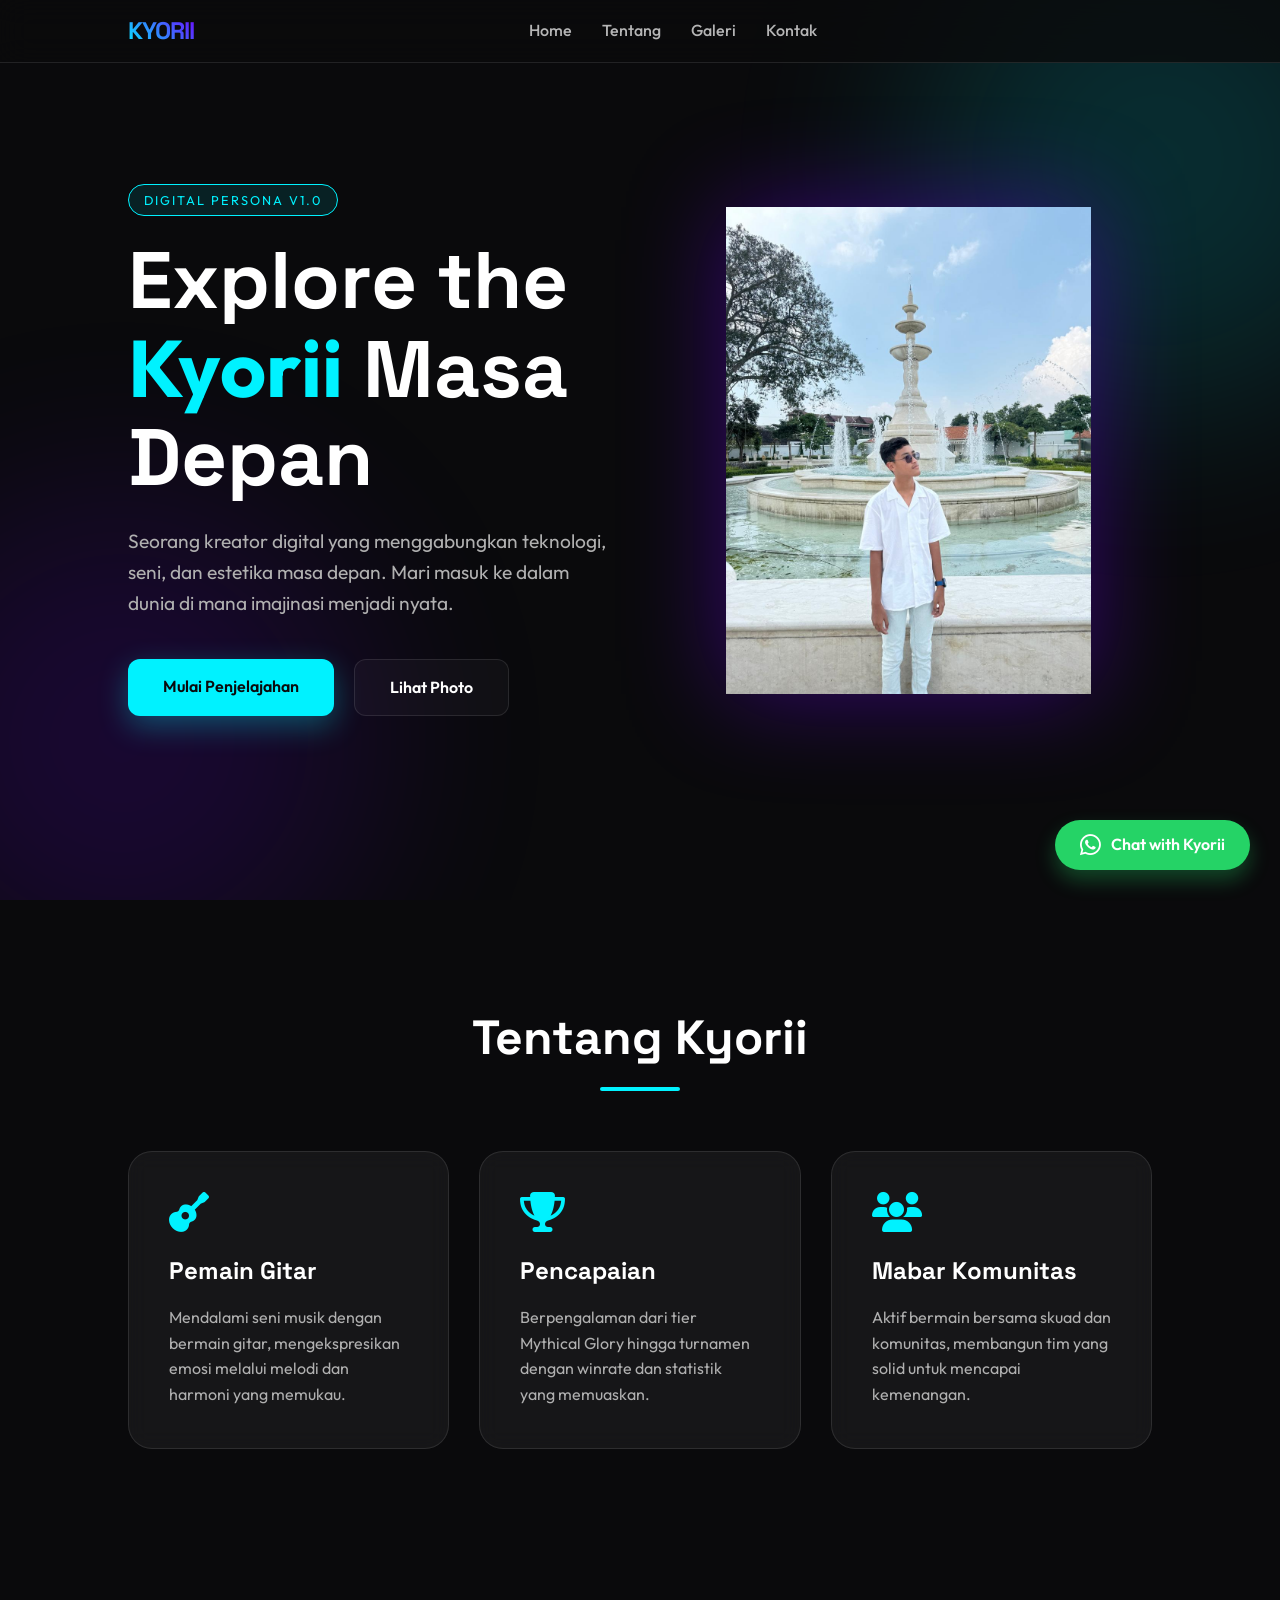
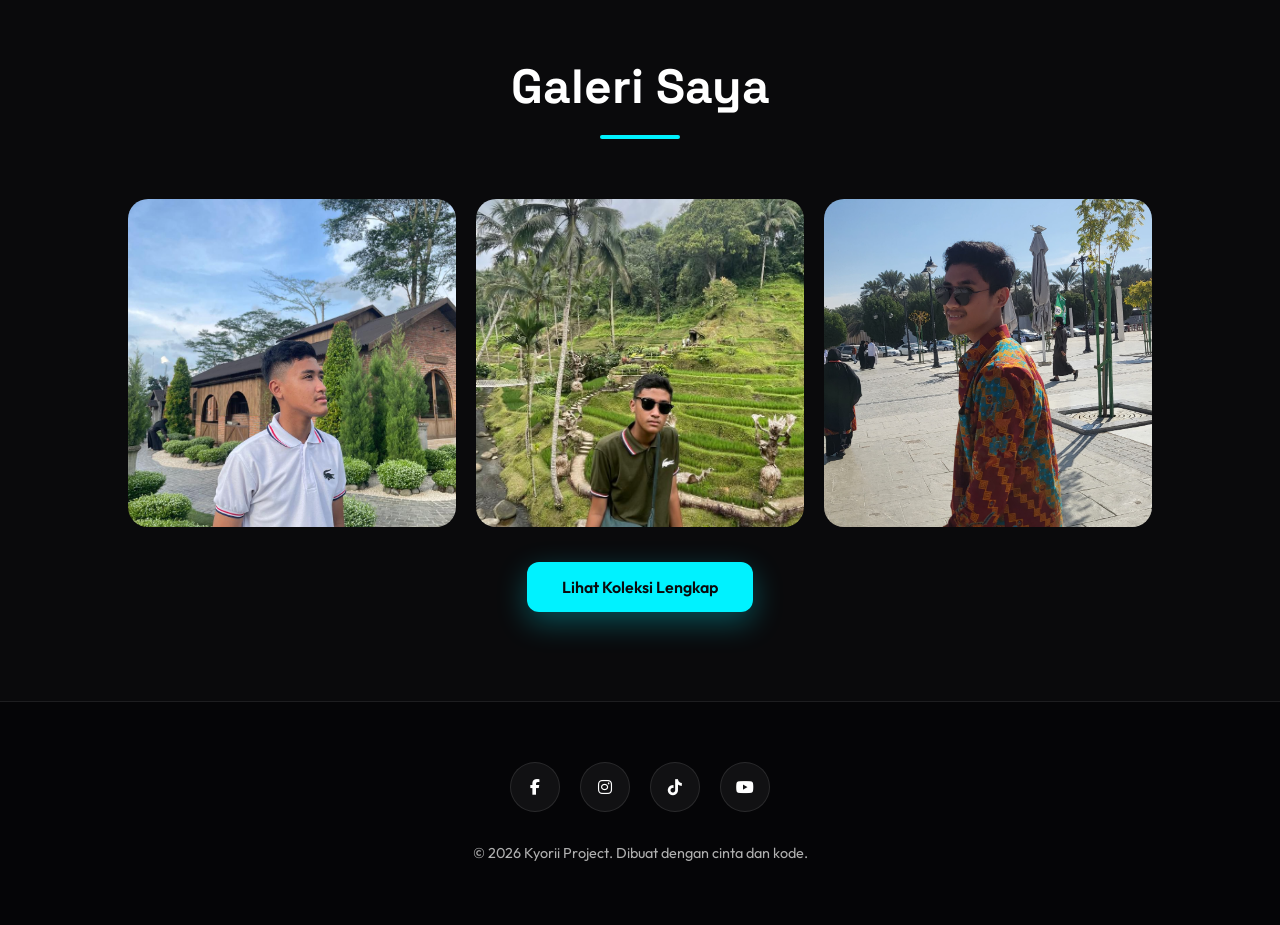
<file: index.html>
<title>Kyorii | Digital Universe - Creative Tech & Art Specialist</title>
<!-- Basic SEO -->
<meta name="description"
    content="Kyorii - Digital universe connecting high-end technology with futuristic art. Specialist in digital art, web development, and community building.">
<meta name="keywords"
    content="Kyorii, Digital Art, Vtuber, Aesthetic, Web Design, Web Developer, AI Art, Futuristic Web">
<meta name="author" content="Kyorii">
<meta name="robots" content="index, follow">
<meta charset="UTF-8">
<meta name="viewport" content="width=device-width, initial-scale=1.0">
<link rel="canonical" href="https://kyorii.world/">

<!-- AI Overview & Open Graph -->
<meta property="og:type" content="website">
<meta property="og:title" content="Kyorii | Digital Universe">
<meta property="og:description"
    content="Explore the futuristic fusion of art and technology in the Kyorii digital universe.">
<meta property="og:url" content="https://kyorii.world/">
<meta property="og:image" content="https://kyorii.world/aqml.png">
<meta name="twitter:card" content="summary_large_image">

<!-- Favicon Optimization -->
<link rel="icon" type="image/png" sizes="32x32" href="favicon-32x32.png">
<link rel="icon" type="image/png" sizes="16x16" href="favicon-16x16.png">
<link rel="apple-touch-icon" sizes="180x180" href="apple-touch-icon.png">
<link rel="manifest" href="site.webmanifest">
<meta name="theme-color" content="#0a0a0c">

<!-- JSON-LD for AI Search & Google Knowledge Graph -->
<script type="application/ld+json">
    {
      "@context": "https://schema.org",
      "@type": "Person",
      "name": "Kyorii",
      "url": "https://kyorii.world/",
      "image": "https://kyorii.world/aqml.png",
      "sameAs": [
        "https://facebook.com/kyorii",
        "https://instagram.com/kyorii",
        "https://discord.gg/kyorii",
        "https://youtube.com/@kyorii"
      ],
      "jobTitle": "Digital Creator & Developer",
      "description": "Expert in combining technology, art, and futuristic aesthetics."
    }
    </script>

<!-- PageSpeed Optimizations -->
<link rel="preconnect" href="https://fonts.googleapis.com">
<link rel="preconnect" href="https://fonts.gstatic.com" crossorigin>
<link rel="preload" href="style.css" as="style">
<link rel="stylesheet" href="style.css">
<link rel="stylesheet" href="https://cdnjs.cloudflare.com/ajax/libs/font-awesome/6.4.0/css/all.min.css" media="print"
    onload="this.media='all'">
<noscript>
    <link rel="stylesheet" href="https://cdnjs.cloudflare.com/ajax/libs/font-awesome/6.4.0/css/all.min.css">
</noscript>
</head>

<body>

    <!-- Animated Background -->
    <div class="bg-blobs">
        <div class="blob blob-1"></div>
        <div class="blob blob-2"></div>
    </div>

    <!-- Navigation -->
    <nav>
        <div class="logo">KYORII</div>
        <ul class="nav-links">
            <li><a href="#home">Home</a></li>
            <li><a href="#about">Tentang</a></li>
            <li><a href="#gallery">Galeri</a></li>
            <li><a href="#contact">Kontak</a></li>
        </ul>
        <div class="nav-extra">
        </div>
        <!-- Hamburger Button (Mobile) -->
        <button class="hamburger" id="hamburger" aria-label="Toggle Menu" aria-expanded="false">
            <span></span>
            <span></span>
            <span></span>
        </button>
    </nav>

    <!-- Mobile Menu Overlay -->
    <div class="mobile-menu" id="mobileMenu">
        <button class="mobile-close" id="mobileClose" aria-label="Close Menu">&times;</button>
        <ul class="mobile-nav-links">
            <li><a href="#home" class="mobile-nav-link">Home</a></li>
            <li><a href="#about" class="mobile-nav-link">Tentang</a></li>
            <li><a href="#gallery" class="mobile-nav-link">Galeri</a></li>
            <li><a href="#contact" class="mobile-nav-link">Kontak</a></li>
        </ul>
        <a href="#" class="btn-primary mobile-cta">Join Community</a>
        <div class="mobile-menu-socials">
            <a href="#" aria-label="Facebook"><i class="fa-brands fa-facebook-f"></i></a>
            <a href="https://www.instagram.com/aqmall.l?igsh=MXRkd3d3YmdieW16eA==" aria-label="Instagram"><i
                    class="fa-brands fa-instagram"></i></a>
            <a href="https://tiktok.com/@samurai_kyorii" aria-label="TikTok"><i class="fa-brands fa-tiktok"></i></a>
            <a href="https://www.youtube.com/@%EC%9B%94%EA%B4%91dKyorii" aria-label="YouTube"><i
                    class="fa-brands fa-youtube"></i></a>
        </div>
    </div>

    <!-- Hero Section -->
    <section id="home" class="hero">
        <div class="hero-content">
            <span class="hero-tag">Digital Persona v1.0</span>
            <h1>Explore the<br><span>Kyorii</span> Masa Depan</h1>
            <p>Seorang kreator digital yang menggabungkan teknologi, seni, dan estetika masa depan. Mari masuk ke dalam
                dunia di mana imajinasi menjadi nyata.</p>
            <div class="hero-btns">
                <a href="#about" class="btn-primary">Mulai Penjelajahan</a>
                <a href="#gallery" class="btn-secondary">Lihat Photo</a>
            </div>
        </div>
        <div class="hero-image">
            <img src="aqml.png" alt="Kyorii Character">
        </div>
    </section>

    <!-- About Section -->
    <section id="about">
        <div class="section-title">
            <h2>Tentang Kyorii</h2>
            <div class="underline"></div>
        </div>
        <div class="about-grid">
            <div class="card">
                <i class="fa-solid fa-guitar"></i>
                <h3>Pemain Gitar</h3>
                <p>Mendalami seni musik dengan bermain gitar, mengekspresikan emosi melalui melodi dan harmoni yang
                    memukau.</p>
            </div>
            <div class="card">
                <i class="fa-solid fa-trophy"></i>
                <h3>Pencapaian</h3>
                <p>Berpengalaman dari tier Mythical Glory hingga turnamen dengan winrate dan statistik yang memuaskan.
                </p>
            </div>
            <div class="card">
                <i class="fa-solid fa-users"></i>
                <h3>Mabar Komunitas</h3>
                <p>Aktif bermain bersama skuad dan komunitas, membangun tim yang solid untuk mencapai kemenangan.</p>
            </div>
        </div>
    </section>

    <!-- Gallery Section -->
    <section id="gallery">
        <div class="section-title">
            <h2>Galeri Saya</h2>
            <div class="underline"></div>
        </div>
        <div class="gallery-grid">
            <div class="gallery-item">
                <img src="img/1.jpg" alt="Work 1">
                <div class="gallery-overlay"><span>Photo My</span></div>
            </div>
            <div class="gallery-item">
                <img src="img/2.jpg" alt="Work 2">
                <div class="gallery-overlay"><span>Photo My</span></div>
            </div>
            <div class="gallery-item">
                <img src="img/3.jpg" alt="Work 3">
                <div class="gallery-overlay"><span>Digital Dream</span></div>
            </div>
        </div>
        <div style="text-align: center; margin-top: 3rem;">
            <a href="gallery.html" class="btn-primary">Lihat Koleksi Lengkap</a>
        </div>
    </section>

    <!-- Footer -->
    <footer id="contact">
        <div class="footer-socials">
            <a href="#" class="social-link" aria-label="Facebook"><i class="fa-brands fa-facebook-f"></i></a>
            <a href="https://www.instagram.com/aqmall.l?igsh=MXRkd3d3YmdieW16eA==" class="social-link"
                aria-label="Instagram"><i class="fa-brands fa-instagram"></i></a>
            <a href="tiktok.com/@samurai_kyorii" class="social-link" aria-label="Discord"><i
                    class="fa-brands fa-tiktok"></i></a>
            <a href="https://www.youtube.com/@%EC%9B%94%EA%B4%91dKyorii" class="social-link" aria-label="YouTube"><i
                    class="fa-brands fa-youtube"></i></a>
        </div>
        <p class="footer-copy">&copy; 2026 Kyorii Project. Dibuat dengan cinta dan kode.</p>
    </footer>

    <!-- Scroll to Top Button -->
    <style>
        .scroll-top-btn {
            position: fixed;
            bottom: 90px;
            right: 30px;
            background: var(--primary);
            color: var(--bg-dark);
            width: 50px;
            height: 50px;
            border-radius: 50%;
            display: flex;
            align-items: center;
            justify-content: center;
            text-decoration: none;
            font-size: 1.5rem;
            z-index: 9998;
            opacity: 0;
            visibility: hidden;
            transition: 0.3s cubic-bezier(0.175, 0.885, 0.32, 1.275);
            box-shadow: 0 10px 20px rgba(0, 242, 255, 0.3);
        }

        .scroll-top-btn:hover {
            transform: translateY(-5px);
            background: #00d2dd;
            color: var(--bg-dark);
        }

        .scroll-top-btn.show {
            opacity: 1;
            visibility: visible;
        }

        @media (max-width: 768px) {
            .scroll-top-btn {
                bottom: 80px;
                right: 20px;
                width: 45px;
                height: 45px;
                font-size: 1.2rem;
            }
        }
    </style>
    <a href="#home" class="scroll-top-btn" id="scrollTopBtn" aria-label="Scroll to top">
        <i class="fa-solid fa-arrow-up"></i>
    </a>

    <!-- WhatsApp Floating Button -->
    <a href="https://wa.me/6285177117450" class="wa-floating" target="_blank" rel="noopener noreferrer">
        <i class="fa-brands fa-whatsapp"></i>
        <span>Chat with Kyorii</span>
    </a>

    <script>
        // Simple Scroll Reveal
        const observerOptions = {
            threshold: 0.1
        };

        const observer = new IntersectionObserver((entries) => {
            entries.forEach(entry => {
                if (entry.isIntersecting) {
                    entry.target.classList.add('reveal-active');
                }
            });
        }, observerOptions);

        document.querySelectorAll('.card, .gallery-item, .section-title').forEach(el => {
            el.classList.add('reveal');
            observer.observe(el);
        });

        // Mobile Menu Toggle
        const hamburger = document.getElementById('hamburger');
        const mobileMenu = document.getElementById('mobileMenu');
        const mobileClose = document.getElementById('mobileClose');
        const mobileLinks = document.querySelectorAll('.mobile-nav-links a, .mobile-cta');

        function toggleMenu(open) {
            hamburger.classList.toggle('active', open);
            mobileMenu.classList.toggle('open', open);
            document.body.classList.toggle('menu-open', open);
            hamburger.setAttribute('aria-expanded', open ? 'true' : 'false');
        }

        hamburger.addEventListener('click', () => {
            const isOpen = mobileMenu.classList.contains('open');
            toggleMenu(!isOpen);
        });

        mobileClose.addEventListener('click', () => {
            toggleMenu(false);
        });

        mobileLinks.forEach(link => {
            link.addEventListener('click', () => toggleMenu(false));
        });

        // Scroll to Top Logic
        const scrollTopBtn = document.getElementById('scrollTopBtn');
        window.addEventListener('scroll', () => {
            if (window.scrollY > 300) {
                scrollTopBtn.classList.add('show');
            } else {
                scrollTopBtn.classList.remove('show');
            }
        });
        scrollTopBtn.addEventListener('click', function (e) {
            e.preventDefault();
            window.scrollTo({ top: 0, behavior: 'smooth' });
        });
    </script>
</body>

</html>
</file>
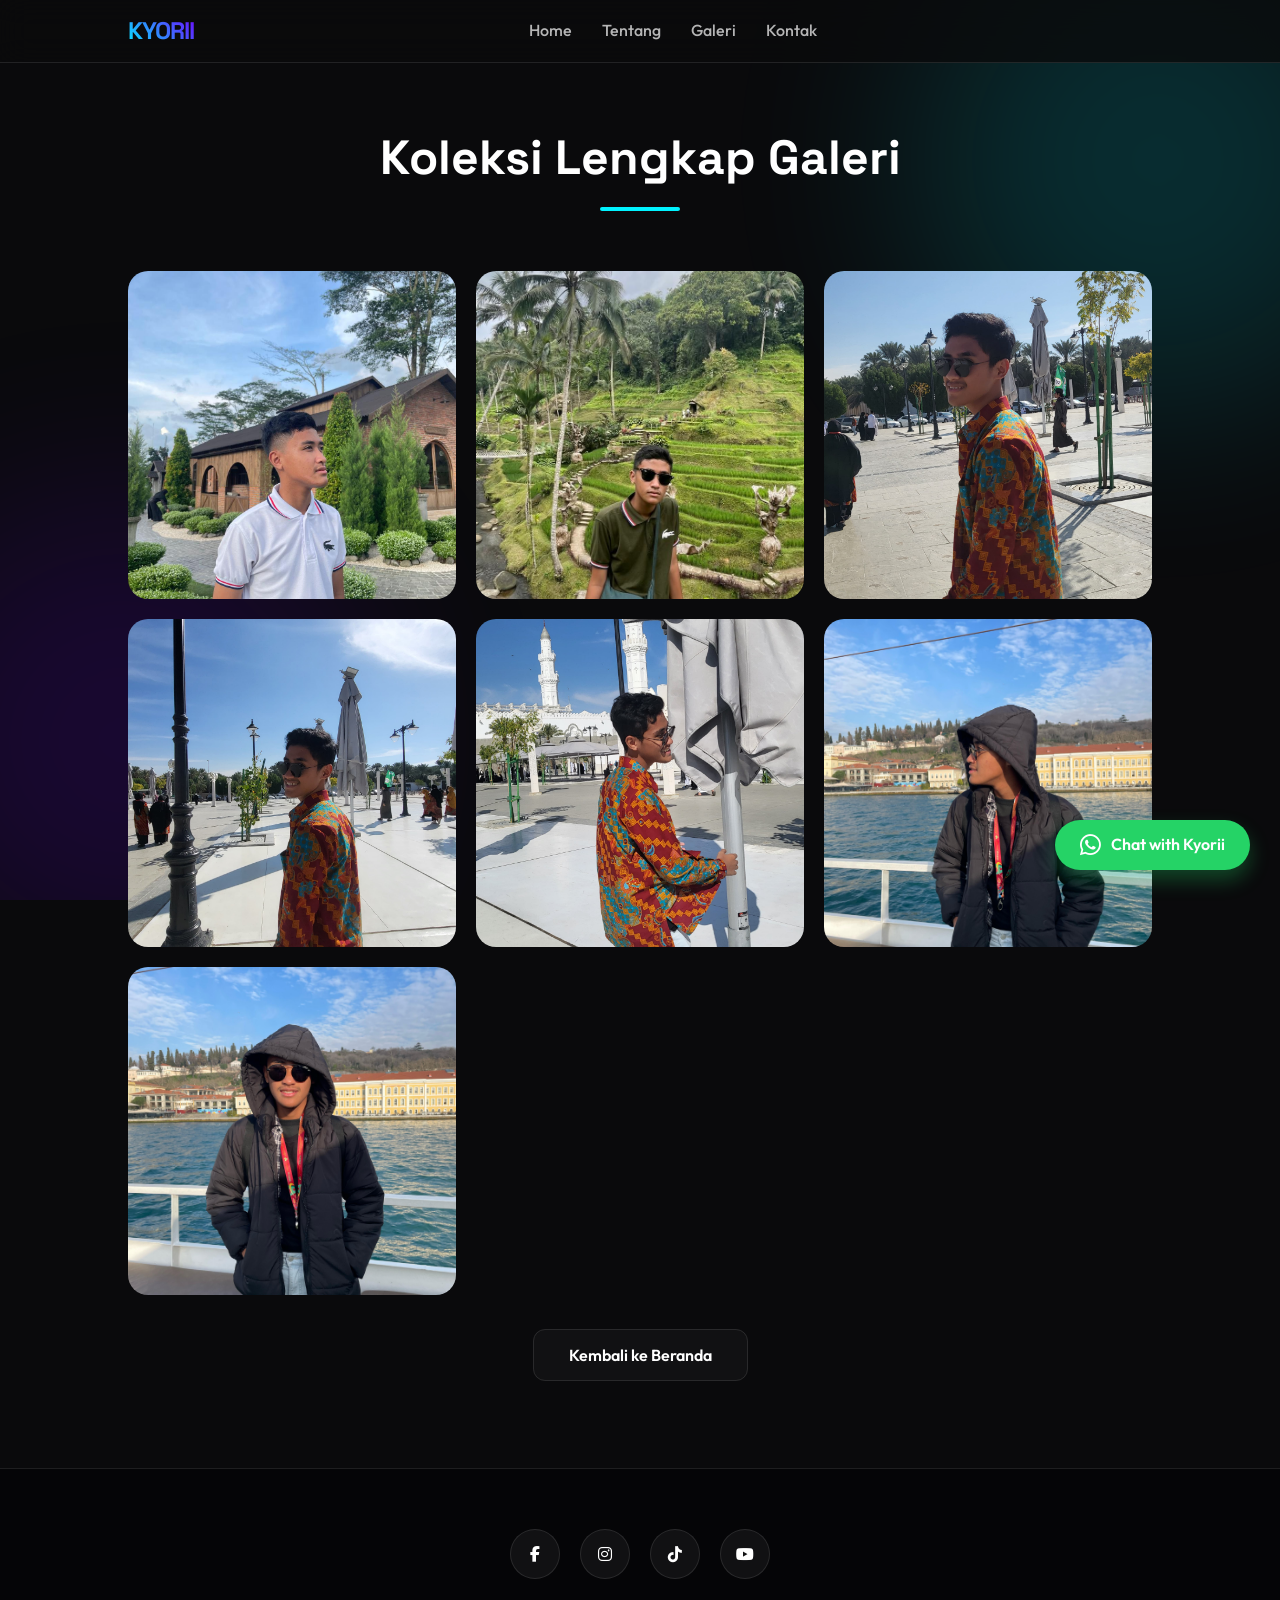
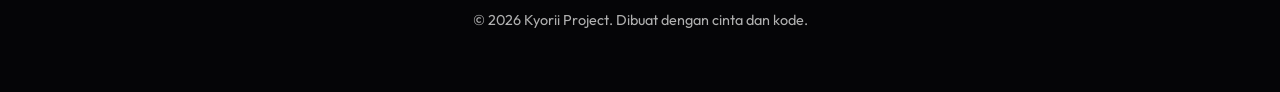
<file: gallery.html>
<!DOCTYPE html>
<html lang="id">

<head>
    <title>Kyorii | Digital Universe - Gallery</title>
    <!-- Basic SEO -->
    <meta name="description"
        content="Kyorii - Digital universe connecting high-end technology with futuristic art. Specialist in digital art, web development, and community building.">
    <meta name="keywords"
        content="Kyorii, Digital Art, Vtuber, Aesthetic, Web Design, Web Developer, AI Art, Futuristic Web">
    <meta name="author" content="Kyorii">
    <meta name="robots" content="index, follow">
    <meta charset="UTF-8">
    <meta name="viewport" content="width=device-width, initial-scale=1.0">
    <link rel="canonical" href="https://kyorii.world/gallery.html">

    <!-- AI Overview & Open Graph -->
    <meta property="og:type" content="website">
    <meta property="og:title" content="Kyorii | Gallery">
    <meta property="og:description"
        content="Explore the futuristic fusion of art and technology in the Kyorii digital universe.">
    <meta property="og:url" content="https://kyorii.world/gallery.html">
    <meta property="og:image" content="https://kyorii.world/aqml.png">
    <meta name="twitter:card" content="summary_large_image">

    <!-- Favicon Optimization -->
    <link rel="icon" type="image/png" sizes="32x32" href="favicon-32x32.png">
    <link rel="icon" type="image/png" sizes="16x16" href="favicon-16x16.png">
    <link rel="apple-touch-icon" sizes="180x180" href="apple-touch-icon.png">
    <link rel="manifest" href="site.webmanifest">
    <meta name="theme-color" content="#0a0a0c">

    <!-- PageSpeed Optimizations -->
    <link rel="preconnect" href="https://fonts.googleapis.com">
    <link rel="preconnect" href="https://fonts.gstatic.com" crossorigin>
    <link rel="preload" href="style.css" as="style">
    <link rel="stylesheet" href="style.css">
    <link rel="stylesheet" href="https://cdnjs.cloudflare.com/ajax/libs/font-awesome/6.4.0/css/all.min.css"
        media="print" onload="this.media='all'">
    <noscript>
        <link rel="stylesheet" href="https://cdnjs.cloudflare.com/ajax/libs/font-awesome/6.4.0/css/all.min.css">
    </noscript>
    <style>
        /* Push the gallery down since we don't have a hero section to occupy top space under the fixed nav */
        #gallery {
            padding-top: 120px;
            min-height: 80vh;
        }

        .gallery-grid {
            margin-bottom: 3rem;
        }
    </style>
</head>

<body>

    <!-- Animated Background -->
    <div class="bg-blobs">
        <div class="blob blob-1"></div>
        <div class="blob blob-2"></div>
    </div>

    <!-- Navigation -->
    <nav>
        <div class="logo">KYORII</div>
        <ul class="nav-links">
            <li><a href="index.html#home">Home</a></li>
            <li><a href="index.html#about">Tentang</a></li>
            <li><a href="gallery.html">Galeri</a></li>
            <li><a href="index.html#contact">Kontak</a></li>
        </ul>
        <div class="nav-extra">
        </div>
        <!-- Hamburger Button (Mobile) -->
        <button class="hamburger" id="hamburger" aria-label="Toggle Menu" aria-expanded="false">
            <span></span>
            <span></span>
            <span></span>
        </button>
    </nav>

    <!-- Mobile Menu Overlay -->
    <div class="mobile-menu" id="mobileMenu">
        <button class="mobile-close" id="mobileClose" aria-label="Close Menu">&times;</button>
        <ul class="mobile-nav-links">
            <li><a href="index.html#home" class="mobile-nav-link">Home</a></li>
            <li><a href="index.html#about" class="mobile-nav-link">Tentang</a></li>
            <li><a href="gallery.html" class="mobile-nav-link">Galeri</a></li>
            <li><a href="index.html#contact" class="mobile-nav-link">Kontak</a></li>
        </ul>
        <a href="#" class="btn-primary mobile-cta">Join Community</a>
        <div class="mobile-menu-socials">
            <a href="#" aria-label="Facebook"><i class="fa-brands fa-facebook-f"></i></a>
            <a href="https://www.instagram.com/aqmall.l?igsh=MXRkd3d3YmdieW16eA==" aria-label="Instagram"><i
                    class="fa-brands fa-instagram"></i></a>
            <a href="https://tiktok.com/@samurai_kyorii" aria-label="TikTok"><i class="fa-brands fa-tiktok"></i></a>
            <a href="https://www.youtube.com/@%EC%9B%94%EA%B4%91dKyorii" aria-label="YouTube"><i
                    class="fa-brands fa-youtube"></i></a>
        </div>
    </div>

    <!-- Gallery Section -->
    <section id="gallery">
        <div class="section-title">
            <h2>Koleksi Lengkap Galeri</h2>
            <div class="underline"></div>
        </div>
        <div class="gallery-grid">
            <div class="gallery-item">
                <img src="img/1.jpg" alt="Work 1">
                <div class="gallery-overlay"><span>Photo 1</span></div>
            </div>
            <div class="gallery-item">
                <img src="img/2.jpg" alt="Work 2">
                <div class="gallery-overlay"><span>Photo 2</span></div>
            </div>
            <div class="gallery-item">
                <img src="img/3.jpg" alt="Work 3">
                <div class="gallery-overlay"><span>Digital Dream</span></div>
            </div>
            <div class="gallery-item">
                <img src="img/4.jpg" alt="Work 4">
                <div class="gallery-overlay"><span>Aesthetic View</span></div>
            </div>
            <div class="gallery-item">
                <img src="img/5.jpg" alt="Work 5">
                <div class="gallery-overlay"><span>Cyberpunk Art</span></div>
            </div>
            <div class="gallery-item">
                <img src="img/6.jpg" alt="Work 6">
                <div class="gallery-overlay"><span>Future Vision</span></div>
            </div>
            <div class="gallery-item">
                <img src="img/7.jpg" alt="Work 7">
                <div class="gallery-overlay"><span>Neon City</span></div>
            </div>
        </div>
        <div style="text-align: center; margin-top: 3rem;">
            <a href="index.html" class="btn-secondary">Kembali ke Beranda</a>
        </div>
    </section>

    <!-- Footer -->
    <footer id="contact">
        <div class="footer-socials">
            <a href="#" class="social-link" aria-label="Facebook"><i class="fa-brands fa-facebook-f"></i></a>
            <a href="https://www.instagram.com/aqmall.l?igsh=MXRkd3d3YmdieW16eA==" class="social-link"
                aria-label="Instagram"><i class="fa-brands fa-instagram"></i></a>
            <a href="tiktok.com/@samurai_kyorii" class="social-link" aria-label="Discord"><i
                    class="fa-brands fa-tiktok"></i></a>
            <a href="https://www.youtube.com/@%EC%9B%94%EA%B4%91dKyorii" class="social-link" aria-label="YouTube"><i
                    class="fa-brands fa-youtube"></i></a>
        </div>
        <p class="footer-copy">&copy; 2026 Kyorii Project. Dibuat dengan cinta dan kode.</p>
    </footer>

    <!-- WhatsApp Floating Button -->
    <a href="https://wa.me/6285177117450" class="wa-floating" target="_blank" rel="noopener noreferrer">
        <i class="fa-brands fa-whatsapp"></i>
        <span>Chat with Kyorii</span>
    </a>

    <script>
        // Simple Scroll Reveal
        const observerOptions = {
            threshold: 0.1
        };

        const observer = new IntersectionObserver((entries) => {
            entries.forEach(entry => {
                if (entry.isIntersecting) {
                    entry.target.classList.add('reveal-active');
                }
            });
        }, observerOptions);

        document.querySelectorAll('.card, .gallery-item, .section-title').forEach(el => {
            el.classList.add('reveal');
            observer.observe(el);
        });

        // Mobile Menu Toggle
        const hamburger = document.getElementById('hamburger');
        const mobileMenu = document.getElementById('mobileMenu');
        const mobileClose = document.getElementById('mobileClose');
        const mobileLinks = document.querySelectorAll('.mobile-nav-links a, .mobile-cta');

        function toggleMenu(open) {
            hamburger.classList.toggle('active', open);
            mobileMenu.classList.toggle('open', open);
            document.body.classList.toggle('menu-open', open);
            hamburger.setAttribute('aria-expanded', open ? 'true' : 'false');
        }

        hamburger.addEventListener('click', () => {
            const isOpen = mobileMenu.classList.contains('open');
            toggleMenu(!isOpen);
        });

        mobileClose.addEventListener('click', () => {
            toggleMenu(false);
        });

        mobileLinks.forEach(link => {
            link.addEventListener('click', () => toggleMenu(false));
        });
    </script>
</body>

</html>
</file>
<file: style.css>
@import url('https://fonts.googleapis.com/css2?family=Outfit:wght@300;400;600;800&family=Space+Grotesk:wght@300;500;700&display=swap');

:root {
    --primary: #00f2ff;
    --secondary: #7000ff;
    --accent: #ff00c8;
    --bg-dark: #0a0a0c;
    --bg-card: rgba(255, 255, 255, 0.05);
    --text-main: #ffffff;
    --text-dim: #b0b0b0;
    --glass: rgba(255, 255, 255, 0.03);
    --glass-border: rgba(255, 255, 255, 0.1);
}

* {
    margin: 0;
    padding: 0;
    box-sizing: border-box;
    font-family: 'Outfit', sans-serif;
}

html {
    scroll-behavior: smooth;
}

body {
    background-color: var(--bg-dark);
    color: var(--text-main);
    overflow-x: hidden;
    line-height: 1.6;
}

/* Background Gradients */
.bg-blobs {
    position: fixed;
    top: 0;
    left: 0;
    width: 100%;
    height: 100%;
    z-index: -1;
    overflow: hidden;
}

.blob {
    position: absolute;
    width: 500px;
    height: 500px;
    border-radius: 50%;
    filter: blur(100px);
    opacity: 0.15;
    animation: move 20s infinite alternate;
}

.blob-1 {
    background: var(--primary);
    top: -10%;
    right: -10%;
}

.blob-2 {
    background: var(--secondary);
    bottom: -10%;
    left: -10%;
    animation-delay: -5s;
}

@keyframes move {
    from {
        transform: translate(0, 0);
    }

    to {
        transform: translate(100px, 100px);
    }
}

/* Typography */
h1,
h2,
h3 {
    font-family: 'Space Grotesk', sans-serif;
    font-weight: 700;
}

/* Navbar */
nav {
    position: fixed;
    top: 0;
    width: 100%;
    padding: 12px 10%;
    display: flex;
    justify-content: space-between;
    align-items: center;
    background: rgba(10, 10, 12, 0.8);
    backdrop-filter: blur(15px);
    z-index: 1000;
    border-bottom: 1px solid var(--glass-border);
}

.logo {
    font-size: 1.5rem;
    font-family: 'Space Grotesk', sans-serif;
    font-weight: 800;
    background: linear-gradient(45deg, var(--primary), var(--secondary));
    -webkit-background-clip: text;
    background-clip: text;
    -webkit-text-fill-color: transparent;
    letter-spacing: -1px;
}

.nav-links {
    display: flex;
    gap: 30px;
    list-style: none;
}

.nav-links a {
    text-decoration: none;
    color: var(--text-main);
    font-weight: 500;
    font-size: 1rem;
    transition: 0.3s;
    opacity: 0.7;
}

.nav-links a:hover {
    opacity: 1;
    color: var(--primary);
}

/* Hero Section */
.hero {
    height: 100vh;
    display: flex;
    align-items: center;
    justify-content: space-between;
    padding: 0 10%;
    gap: 50px;
}

.hero-content {
    flex: 1;
}

.hero-tag {
    display: inline-block;
    padding: 5px 15px;
    background: rgba(0, 242, 255, 0.1);
    border: 1px solid var(--primary);
    border-radius: 30px;
    font-size: 0.8rem;
    color: var(--primary);
    margin-bottom: 20px;
    text-transform: uppercase;
    letter-spacing: 2px;
}

.hero h1 {
    font-size: 5rem;
    line-height: 1.1;
    margin-bottom: 25px;
}

.hero h1 span {
    color: var(--primary);
}

.hero p {
    font-size: 1.2rem;
    color: var(--text-dim);
    margin-bottom: 40px;
    max-width: 600px;
}

.hero-btns {
    display: flex;
    gap: 20px;
}

.btn-primary {
    padding: 15px 35px;
    background: var(--primary);
    color: var(--bg-dark);
    text-decoration: none;
    border-radius: 12px;
    font-weight: 600;
    transition: 0.3s;
    box-shadow: 0 10px 30px rgba(0, 242, 255, 0.3);
}

.btn-primary:hover {
    transform: translateY(-5px);
    box-shadow: 0 15px 40px rgba(0, 242, 255, 0.5);
}

.btn-secondary {
    padding: 15px 35px;
    border: 1px solid var(--glass-border);
    color: var(--text-main);
    text-decoration: none;
    border-radius: 12px;
    font-weight: 600;
    transition: 0.3s;
    background: var(--glass);
}

.btn-secondary:hover {
    background: var(--glass-border);
}

.hero-image {
    flex: 1;
    position: relative;
    display: flex;
    justify-content: center;
}

.hero-image img {
    width: 100%;
    max-width: 500px;
    filter: drop-shadow(0 0 50px rgba(112, 0, 255, 0.4));
    animation: float 6s ease-in-out infinite;
}

@keyframes float {

    0%,
    100% {
        transform: translateY(0);
    }

    50% {
        transform: translateY(-30px);
    }
}

/* Sections General */
section {
    padding: 100px 10%;
}

.section-title {
    text-align: center;
    margin-bottom: 60px;
}

.section-title h2 {
    font-size: 3rem;
    margin-bottom: 10px;
}

.section-title .underline {
    width: 80px;
    height: 4px;
    background: var(--primary);
    margin: 0 auto;
    border-radius: 2px;
}

/* About Section */
.about-grid {
    display: grid;
    grid-template-columns: repeat(auto-fit, minmax(300px, 1fr));
    gap: 30px;
}

.card {
    background: var(--bg-card);
    padding: 40px;
    border-radius: 24px;
    border: 1px solid var(--glass-border);
    transition: 0.3s;
    backdrop-filter: blur(10px);
}

.card:hover {
    background: rgba(255, 255, 255, 0.08);
    transform: translateY(-10px);
    border-color: var(--primary);
}

.card i {
    font-size: 2.5rem;
    color: var(--primary);
    margin-bottom: 20px;
    display: block;
}

.card h3 {
    font-size: 1.5rem;
    margin-bottom: 15px;
}

.card p {
    color: var(--text-dim);
}

/* Gallery Section */
.gallery-grid {
    display: grid;
    grid-template-columns: repeat(3, 1fr);
    gap: 20px;
}

.gallery-item {
    aspect-ratio: 1;
    border-radius: 20px;
    overflow: hidden;
    position: relative;
}

.gallery-item img {
    width: 100%;
    height: 100%;
    object-fit: cover;
    transition: 0.5s;
}

.gallery-item:hover img {
    transform: scale(1.1);
}

.gallery-overlay {
    position: absolute;
    bottom: 0;
    left: 0;
    width: 100%;
    height: 100%;
    background: linear-gradient(transparent, rgba(0, 0, 0, 0.8));
    display: flex;
    align-items: flex-end;
    padding: 20px;
    opacity: 0;
    transition: 0.3s;
}

.gallery-item:hover .gallery-overlay {
    opacity: 1;
}

/* Footer */
footer {
    padding: 60px 10%;
    background: #050507;
    border-top: 1px solid var(--glass-border);
    text-align: center;
}

.footer-socials {
    display: flex;
    justify-content: center;
    gap: 20px;
    margin-bottom: 30px;
}

.social-link {
    width: 50px;
    height: 50px;
    background: var(--bg-card);
    border-radius: 50%;
    display: flex;
    align-items: center;
    justify-content: center;
    color: var(--text-main);
    text-decoration: none;
    transition: 0.3s;
    border: 1px solid var(--glass-border);
}

.social-link:hover {
    background: var(--primary);
    color: var(--bg-dark);
    transform: rotate(15deg);
}

.footer-copy {
    color: var(--text-dim);
    font-size: 0.9rem;
}

/* Reveal Animation */
.reveal {
    opacity: 0;
    transform: translateY(30px);
    transition: all 0.8s ease-out;
}

.reveal-active {
    opacity: 1;
    transform: translateY(0);
}

/* Responsive Optimization */
@media (max-width: 1024px) {
    .hero h1 {
        font-size: 4rem;
    }

    section {
        padding: 80px 5%;
    }
}

/* Hamburger Button */
.hamburger {
    display: none;
    flex-direction: column;
    justify-content: center;
    gap: 5px;
    width: 40px;
    height: 40px;
    background: transparent;
    border: none;
    cursor: pointer;
    padding: 5px;
    z-index: 2000;
    position: relative;
}

.hamburger span {
    display: block;
    width: 100%;
    height: 2px;
    background: var(--text-main);
    border-radius: 2px;
    transition: transform 0.4s cubic-bezier(0.23, 1, 0.32, 1), opacity 0.3s ease, background 0.3s ease;
    transform-origin: center;
}

.hamburger.active span:nth-child(1) {
    transform: translateY(7px) rotate(45deg);
    background: var(--primary);
}

.hamburger.active span:nth-child(2) {
    opacity: 0;
    transform: scaleX(0);
}

.hamburger.active span:nth-child(3) {
    transform: translateY(-7px) rotate(-45deg);
    background: var(--primary);
}

/* Mobile Menu Overlay */
.mobile-menu {
    display: none;
    position: fixed;
    inset: 0;
    z-index: 1500;
    background: rgba(10, 10, 12, 0.97);
    backdrop-filter: blur(24px);
    -webkit-backdrop-filter: blur(24px);
    flex-direction: column;
    align-items: center;
    justify-content: center;
    gap: 10px;
    padding: 80px 30px 50px;
    opacity: 0;
    pointer-events: none;
    transition: opacity 0.35s ease;
}

.mobile-close {
    position: absolute;
    top: 25px;
    right: 25px;
    background: transparent;
    border: none;
    color: var(--text-main);
    font-size: 2.5rem;
    cursor: pointer;
    line-height: 1;
    z-index: 1600;
    transition: 0.3s;
}

.mobile-close:hover {
    color: var(--primary);
    transform: rotate(90deg);
}

.mobile-menu.open {
    opacity: 1;
    pointer-events: all;
}

.mobile-nav-links {
    list-style: none;
    text-align: center;
    width: 100%;
    margin-bottom: 20px;
}

.mobile-nav-links li {
    opacity: 0;
    transform: translateY(20px);
    transition: opacity 0.4s ease, transform 0.4s ease;
}

.mobile-menu.open .mobile-nav-links li:nth-child(1) {
    opacity: 1;
    transform: none;
    transition-delay: 0.05s;
}

.mobile-menu.open .mobile-nav-links li:nth-child(2) {
    opacity: 1;
    transform: none;
    transition-delay: 0.10s;
}

.mobile-menu.open .mobile-nav-links li:nth-child(3) {
    opacity: 1;
    transform: none;
    transition-delay: 0.15s;
}

.mobile-menu.open .mobile-nav-links li:nth-child(4) {
    opacity: 1;
    transform: none;
    transition-delay: 0.20s;
}

.mobile-nav-link {
    display: block;
    padding: 18px 0;
    font-family: 'Space Grotesk', sans-serif;
    font-size: 2rem;
    font-weight: 700;
    color: var(--text-main);
    text-decoration: none;
    border-bottom: 1px solid var(--glass-border);
    transition: color 0.3s ease;
    letter-spacing: -0.5px;
}

.mobile-nav-link:hover {
    color: var(--primary);
}

.mobile-cta {
    margin-top: 10px;
    padding: 14px 40px !important;
    font-size: 1rem;
    opacity: 0;
    transform: translateY(20px);
    transition: opacity 0.4s ease 0.25s, transform 0.4s ease 0.25s;
    text-align: center;
}

.mobile-menu.open .mobile-cta {
    opacity: 1;
    transform: none;
}

.mobile-menu-socials {
    display: flex;
    gap: 18px;
    margin-top: 30px;
    opacity: 0;
    transform: translateY(20px);
    transition: opacity 0.4s ease 0.30s, transform 0.4s ease 0.30s;
}

.mobile-menu.open .mobile-menu-socials {
    opacity: 1;
    transform: none;
}

.mobile-menu-socials a {
    width: 44px;
    height: 44px;
    background: var(--bg-card);
    border: 1px solid var(--glass-border);
    border-radius: 50%;
    display: flex;
    align-items: center;
    justify-content: center;
    color: var(--text-main);
    text-decoration: none;
    font-size: 1rem;
    transition: background 0.3s, color 0.3s, transform 0.3s;
}

.mobile-menu-socials a:hover {
    background: var(--primary);
    color: var(--bg-dark);
    transform: scale(1.15);
}

body.menu-open {
    overflow: hidden;
}

@media (max-width: 768px) {
    nav {
        padding: 12px 6%;
        height: 70px;
        flex-direction: row-reverse;
    }

    .hamburger {
        display: flex;
    }

    .mobile-menu {
        display: flex;
    }

    .nav-extra {
        display: none;
    }

    .nav-links {
        display: none;
    }

    .hero {
        flex-direction: column;
        height: auto;
        padding: 120px 6% 60px;
        text-align: center;
        gap: 40px;
    }

    .hero-content {
        width: 100%;
        display: flex;
        flex-direction: column;
        align-items: center;
    }

    .hero h1 {
        font-size: clamp(2.5rem, 8vw, 3.5rem);
        margin-bottom: 20px;
        letter-spacing: -1px;
        font-weight: 800;
    }

    .hero p {
        font-size: 1.05rem;
        margin: 0 auto 35px;
        max-width: 90%;
        color: #ffffff;
        opacity: 1;
        font-weight: 500;
    }

    .hero-btns {
        flex-direction: column;
        width: 100%;
        max-width: 320px;
        gap: 12px;
    }

    .btn-primary,
    .btn-secondary {
        width: 100%;
        padding: 16px;
        font-size: 1rem;
        display: flex;
        justify-content: center;
        align-items: center;
    }

    .hero-image img {
        max-width: 75%;
        margin: 0 auto;
    }

    section {
        padding: 80px 6%;
    }

    .section-title h2 {
        font-size: 2.2rem;
        font-weight: 800;
    }

    .about-grid {
        grid-template-columns: 1fr;
        gap: 20px;
    }

    .card {
        padding: 30px;
    }

    .card p {
        font-weight: 500;
        color: #ffffff;
    }

    .gallery-grid {
        grid-template-columns: repeat(2, 1fr);
        gap: 12px;
    }

    .gallery-item {
        border-radius: 16px;
    }
}

@media (max-width: 480px) {
    .hero {
        padding-top: 100px;
    }

    .hero h1 {
        font-size: 2.4rem;
    }

    .hero p {
        font-size: 0.95rem;
    }

    .gallery-grid {
        grid-template-columns: 1fr;
    }

    .section-title h2 {
        font-size: 2rem;
    }

    .card {
        padding: 30px 20px;
        background: rgba(255, 255, 255, 0.04);
        border: 1px solid rgba(255, 255, 255, 0.08);
    }

    .card i {
        font-size: 2rem;
    }

    .footer-socials {
        gap: 12px;
    }

    .social-link {
        width: 42px;
        height: 42px;
    }

    .bg-blobs .blob {
        width: 300px;
        height: 300px;
        filter: blur(80px);
        opacity: 0.1;
    }
}

/* WhatsApp Floating Button */
.wa-floating {
    position: fixed;
    bottom: 30px;
    right: 30px;
    background: #25d366;
    color: #fff;
    padding: 12px 25px;
    border-radius: 50px;
    display: flex;
    align-items: center;
    gap: 10px;
    text-decoration: none;
    font-weight: 600;
    box-shadow: 0 10px 20px rgba(37, 211, 102, 0.3);
    z-index: 9999;
    transition: 0.3s cubic-bezier(0.175, 0.885, 0.32, 1.275);
}

.wa-floating:hover {
    transform: scale(1.05) translateY(-5px);
    box-shadow: 0 15px 30px rgba(37, 211, 102, 0.5);
    background: #20ba5a;
}

.wa-floating i {
    font-size: 1.5rem;
}

@media (max-width: 768px) {
    .wa-floating {
        bottom: 20px;
        right: 20px;
        padding: 12px;
    }

    .wa-floating span {
        display: none;
    }
}

/* PageSpeed & CLS Optimization */
img {
    max-width: 100%;
    height: auto;
    display: block;
}

.hero-image img {
    aspect-ratio: 1/1;
    object-fit: contain;
}

/* Fix for horizontal scroll "shaking" */
html,
body {
    max-width: 100vw;
    overflow-x: hidden;
    position: relative;
    scroll-behavior: smooth;
}
</file>
